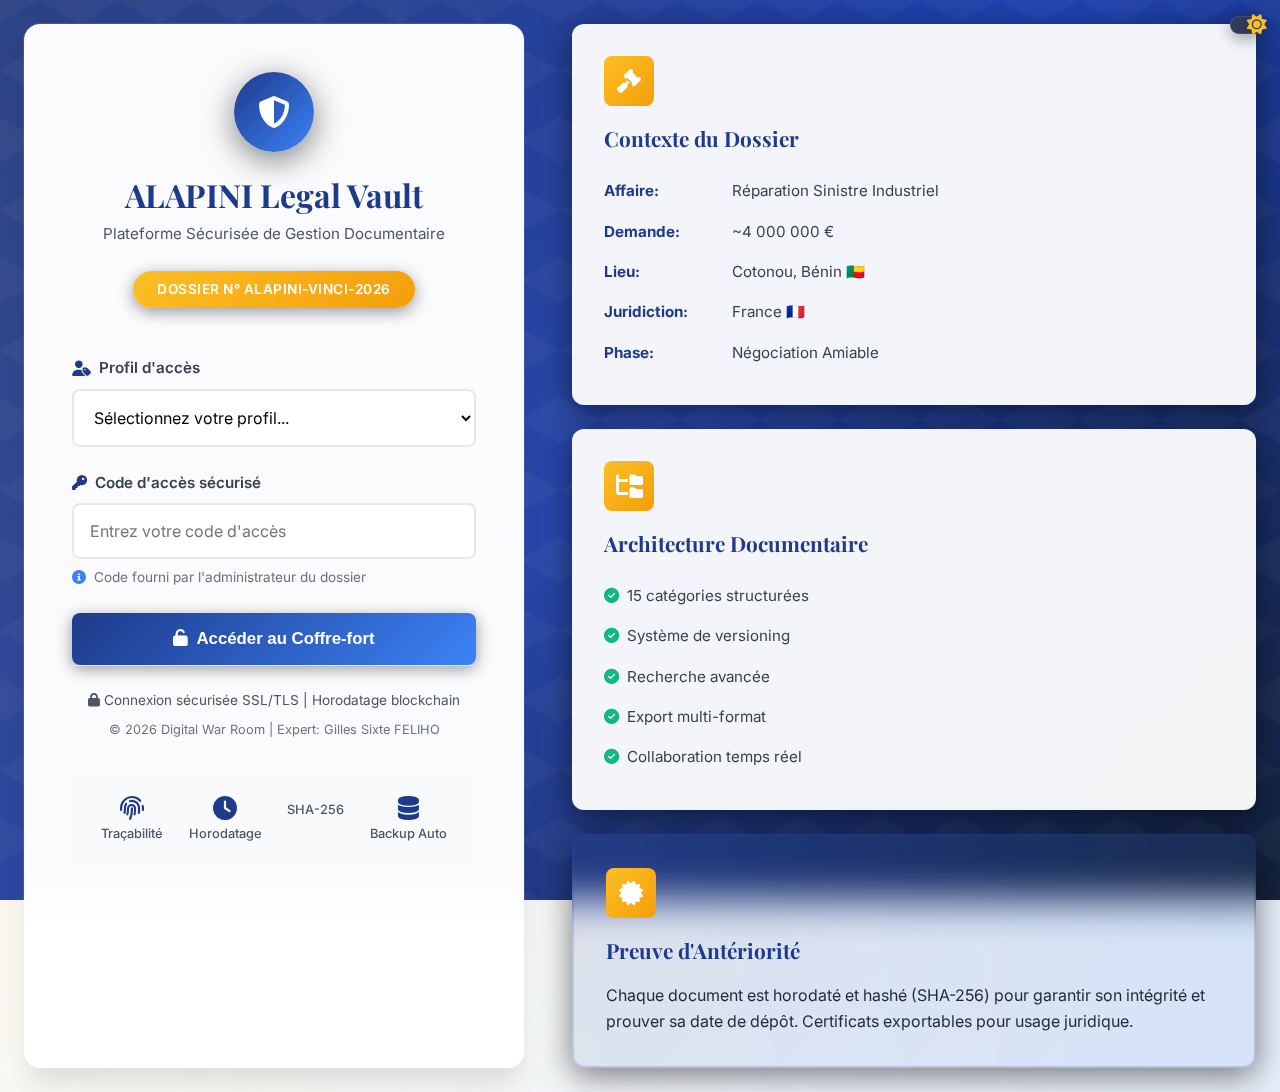
<file: index.html>
<!DOCTYPE html>
<html lang="fr">
<head>
    <meta charset="UTF-8">
    <meta name="viewport" content="width=device-width, initial-scale=1.0">
    <meta name="description" content="ALAPINI Legal Digital Vault - Plateforme sécurisée de gestion documentaire juridique">
    <title>ALAPINI Legal Digital Vault | Authentification</title>
    
    <!-- Fonts -->
    <link rel="preconnect" href="https://fonts.googleapis.com">
    <link rel="preconnect" href="https://fonts.gstatic.com" crossorigin>
    <link href="https://fonts.googleapis.com/css2?family=Inter:wght@300;400;500;600;700;800&family=Playfair+Display:wght@600;700;800&display=swap" rel="stylesheet">
    
    <!-- Font Awesome -->
    <link rel="stylesheet" href="https://cdn.jsdelivr.net/npm/@fortawesome/fontawesome-free@6.5.1/css/all.min.css">
    
    <!-- Custom CSS -->
    <link rel="stylesheet" href="css/style.css">
    <link rel="stylesheet" href="css/theme-dark.css">
</head>
<body class="auth-page">
    <!-- Animated Background -->
    <div class="auth-background">
        <div class="geometric-pattern"></div>
    </div>

    <!-- Authentication Container -->
    <div class="auth-container">
        <div class="auth-box">
            <!-- Logo & Header -->
            <div class="auth-header">
                <div class="logo-container">
                    <i class="fas fa-shield-halved"></i>
                </div>
                <h1>ALAPINI Legal Vault</h1>
                <p class="subtitle">Plateforme Sécurisée de Gestion Documentaire</p>
                <div class="case-reference">
                    <span class="badge">DOSSIER N° ALAPINI-VINCI-2026</span>
                </div>
            </div>

            <!-- Login Form -->
            <form id="loginForm" class="auth-form">
                <div class="form-group">
                    <label for="userRole">
                        <i class="fas fa-user-tag"></i>
                        Profil d'accès
                    </label>
                    <select id="userRole" required>
                        <option value="">Sélectionnez votre profil...</option>
                        <option value="expert">🎯 Expert en Négociation</option>
                        <option value="cliente">👩‍💼 Cliente (Mme ALAPINI)</option>
                        <option value="avocat">⚖️ Avocat Conseil</option>
                        <option value="consultant">📊 Consultant / Expert</option>
                        <option value="vinci">🏢 Partie Adverse (VINCI)</option>
                        <option value="observateur">👁️ Observateur</option>
                    </select>
                </div>

                <div class="form-group">
                    <label for="accessCode">
                        <i class="fas fa-key"></i>
                        Code d'accès sécurisé
                    </label>
                    <input 
                        type="password" 
                        id="accessCode" 
                        placeholder="Entrez votre code d'accès" 
                        required
                        autocomplete="off"
                    >
                    <div class="password-hint">
                        <i class="fas fa-info-circle"></i>
                        Code fourni par l'administrateur du dossier
                    </div>
                </div>

                <button type="submit" class="btn-primary">
                    <i class="fas fa-unlock"></i>
                    Accéder au Coffre-fort
                </button>

                <div class="auth-footer">
                    <p>
                        <i class="fas fa-lock"></i>
                        Connexion sécurisée SSL/TLS | Horodatage blockchain
                    </p>
                    <p class="copyright">
                        © 2026 Digital War Room | Expert: Gilles Sixte FELIHO
                    </p>
                </div>
            </form>

            <!-- Security Features -->
            <div class="security-badges">
                <div class="badge-item">
                    <i class="fas fa-fingerprint"></i>
                    <span>Traçabilité</span>
                </div>
                <div class="badge-item">
                    <i class="fas fa-clock"></i>
                    <span>Horodatage</span>
                </div>
                <div class="badge-item">
                    <i class="fas fa-shield-check"></i>
                    <span>SHA-256</span>
                </div>
                <div class="badge-item">
                    <i class="fas fa-database"></i>
                    <span>Backup Auto</span>
                </div>
            </div>
        </div>

        <!-- Info Panel -->
        <div class="info-panel">
            <div class="info-card">
                <div class="info-icon">
                    <i class="fas fa-gavel"></i>
                </div>
                <h3>Contexte du Dossier</h3>
                <ul>
                    <li><strong>Affaire:</strong> Réparation Sinistre Industriel</li>
                    <li><strong>Demande:</strong> ~4 000 000 €</li>
                    <li><strong>Lieu:</strong> Cotonou, Bénin 🇧🇯</li>
                    <li><strong>Juridiction:</strong> France 🇫🇷</li>
                    <li><strong>Phase:</strong> Négociation Amiable</li>
                </ul>
            </div>

            <div class="info-card">
                <div class="info-icon">
                    <i class="fas fa-folder-tree"></i>
                </div>
                <h3>Architecture Documentaire</h3>
                <ul>
                    <li><i class="fas fa-check-circle"></i> 15 catégories structurées</li>
                    <li><i class="fas fa-check-circle"></i> Système de versioning</li>
                    <li><i class="fas fa-check-circle"></i> Recherche avancée</li>
                    <li><i class="fas fa-check-circle"></i> Export multi-format</li>
                    <li><i class="fas fa-check-circle"></i> Collaboration temps réel</li>
                </ul>
            </div>

            <div class="info-card highlight">
                <div class="info-icon">
                    <i class="fas fa-certificate"></i>
                </div>
                <h3>Preuve d'Antériorité</h3>
                <p>Chaque document est horodaté et hashé (SHA-256) pour garantir son intégrité et prouver sa date de dépôt. Certificats exportables pour usage juridique.</p>
            </div>
        </div>
    </div>

    <!-- JavaScript -->
    <script src="js/theme-toggle.js"></script>
    <script src="js/auth.js"></script>
</body>
</html>
</file>
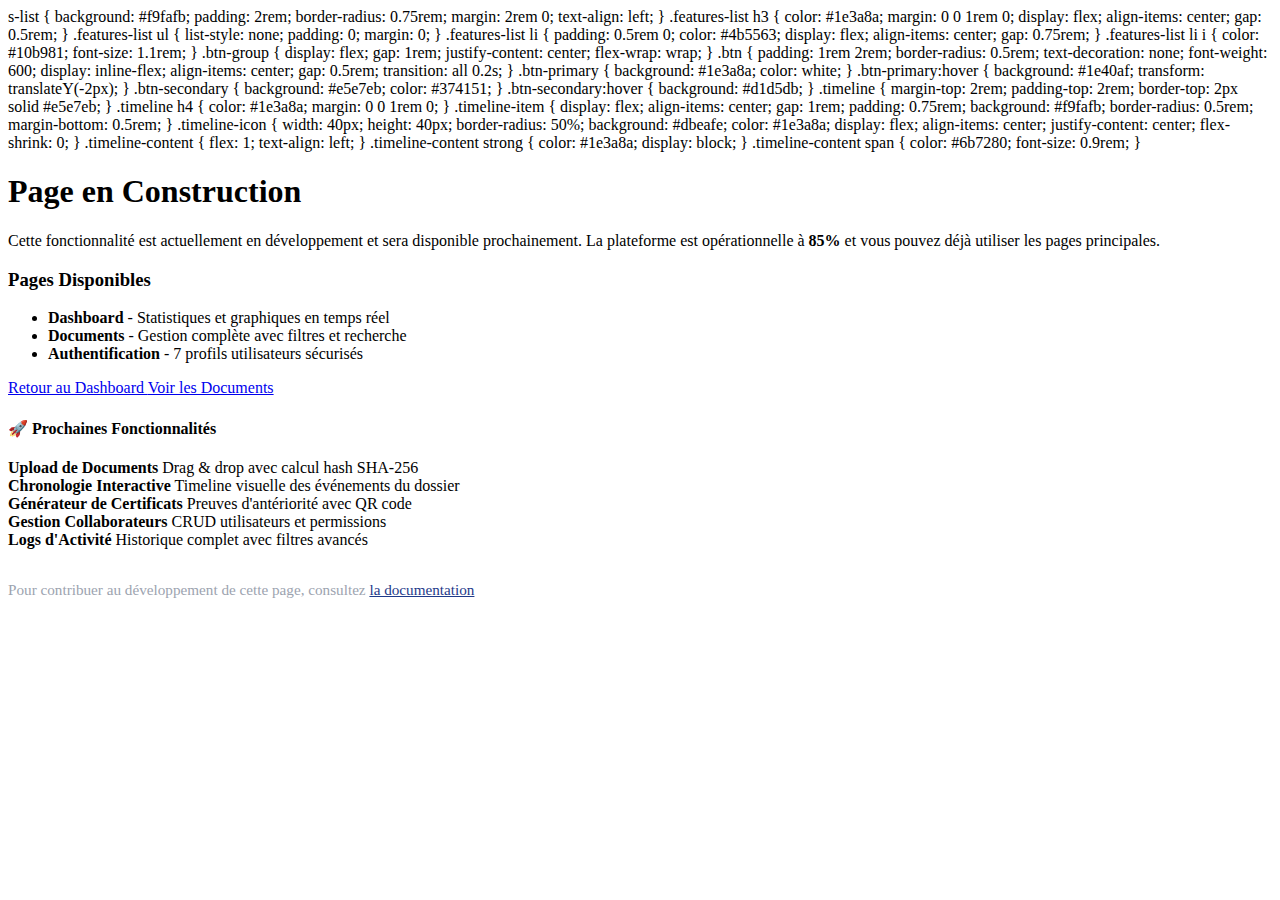
<file: upload.html>
s-list {
            background: #f9fafb;
            padding: 2rem;
            border-radius: 0.75rem;
            margin: 2rem 0;
            text-align: left;
        }
        
        .features-list h3 {
            color: #1e3a8a;
            margin: 0 0 1rem 0;
            display: flex;
            align-items: center;
            gap: 0.5rem;
        }
        
        .features-list ul {
            list-style: none;
            padding: 0;
            margin: 0;
        }
        
        .features-list li {
            padding: 0.5rem 0;
            color: #4b5563;
            display: flex;
            align-items: center;
            gap: 0.75rem;
        }
        
        .features-list li i {
            color: #10b981;
            font-size: 1.1rem;
        }
        
        .btn-group {
            display: flex;
            gap: 1rem;
            justify-content: center;
            flex-wrap: wrap;
        }
        
        .btn {
            padding: 1rem 2rem;
            border-radius: 0.5rem;
            text-decoration: none;
            font-weight: 600;
            display: inline-flex;
            align-items: center;
            gap: 0.5rem;
            transition: all 0.2s;
        }
        
        .btn-primary {
            background: #1e3a8a;
            color: white;
        }
        
        .btn-primary:hover {
            background: #1e40af;
            transform: translateY(-2px);
        }
        
        .btn-secondary {
            background: #e5e7eb;
            color: #374151;
        }
        
        .btn-secondary:hover {
            background: #d1d5db;
        }
        
        .timeline {
            margin-top: 2rem;
            padding-top: 2rem;
            border-top: 2px solid #e5e7eb;
        }
        
        .timeline h4 {
            color: #1e3a8a;
            margin: 0 0 1rem 0;
        }
        
        .timeline-item {
            display: flex;
            align-items: center;
            gap: 1rem;
            padding: 0.75rem;
            background: #f9fafb;
            border-radius: 0.5rem;
            margin-bottom: 0.5rem;
        }
        
        .timeline-icon {
            width: 40px;
            height: 40px;
            border-radius: 50%;
            background: #dbeafe;
            color: #1e3a8a;
            display: flex;
            align-items: center;
            justify-content: center;
            flex-shrink: 0;
        }
        
        .timeline-content {
            flex: 1;
            text-align: left;
        }
        
        .timeline-content strong {
            color: #1e3a8a;
            display: block;
        }
        
        .timeline-content span {
            color: #6b7280;
            font-size: 0.9rem;
        }
    </style>
</head>
<body>
    <div class="construction-container">
        <div class="construction-box">
            <div class="construction-icon">
                <i class="fas fa-hard-hat"></i>
            </div>
            
            <h1>Page en Construction</h1>
            
            <p>
                Cette fonctionnalité est actuellement en développement et sera disponible prochainement. 
                La plateforme est opérationnelle à <strong>85%</strong> et vous pouvez déjà utiliser les pages principales.
            </p>
            
            <div class="features-list">
                <h3><i class="fas fa-check-circle"></i> Pages Disponibles</h3>
                <ul>
                    <li>
                        <i class="fas fa-check"></i>
                        <strong>Dashboard</strong> - Statistiques et graphiques en temps réel
                    </li>
                    <li>
                        <i class="fas fa-check"></i>
                        <strong>Documents</strong> - Gestion complète avec filtres et recherche
                    </li>
                    <li>
                        <i class="fas fa-check"></i>
                        <strong>Authentification</strong> - 7 profils utilisateurs sécurisés
                    </li>
                </ul>
            </div>
            
            <div class="btn-group">
                <a href="dashboard.html" class="btn btn-primary">
                    <i class="fas fa-home"></i>
                    Retour au Dashboard
                </a>
                <a href="documents.html" class="btn btn-secondary">
                    <i class="fas fa-folder"></i>
                    Voir les Documents
                </a>
            </div>
            
            <div class="timeline">
                <h4>🚀 Prochaines Fonctionnalités</h4>
                
                <div class="timeline-item">
                    <div class="timeline-icon">
                        <i class="fas fa-upload"></i>
                    </div>
                    <div class="timeline-content">
                        <strong>Upload de Documents</strong>
                        <span>Drag & drop avec calcul hash SHA-256</span>
                    </div>
                </div>
                
                <div class="timeline-item">
                    <div class="timeline-icon">
                        <i class="fas fa-timeline"></i>
                    </div>
                    <div class="timeline-content">
                        <strong>Chronologie Interactive</strong>
                        <span>Timeline visuelle des événements du dossier</span>
                    </div>
                </div>
                
                <div class="timeline-item">
                    <div class="timeline-icon">
                        <i class="fas fa-certificate"></i>
                    </div>
                    <div class="timeline-content">
                        <strong>Générateur de Certificats</strong>
                        <span>Preuves d'antériorité avec QR code</span>
                    </div>
                </div>
                
                <div class="timeline-item">
                    <div class="timeline-icon">
                        <i class="fas fa-users"></i>
                    </div>
                    <div class="timeline-content">
                        <strong>Gestion Collaborateurs</strong>
                        <span>CRUD utilisateurs et permissions</span>
                    </div>
                </div>
                
                <div class="timeline-item">
                    <div class="timeline-icon">
                        <i class="fas fa-list"></i>
                    </div>
                    <div class="timeline-content">
                        <strong>Logs d'Activité</strong>
                        <span>Historique complet avec filtres avancés</span>
                    </div>
                </div>
            </div>
            
            <p style="margin-top: 2rem; font-size: 0.95rem; color: #9ca3af;">
                <i class="fas fa-info-circle"></i>
                Pour contribuer au développement de cette page, consultez 
                <a href="README.md" style="color: #1e3a8a; text-decoration: underline;">la documentation</a>
            </p>
        </div>
    </div>
</body>
</html>
</file>
<file: css/style.css>
/* ============================================
   ALAPINI LEGAL DIGITAL VAULT - STYLESHEET
   Système de Design Professionnel Juridique
   ============================================ */

:root {
    /* Palette Juridique */
    --primary-blue: #1e3a8a;
    --primary-blue-light: #3b82f6;
    --primary-blue-dark: #1e40af;
    --accent-gold: #d97706;
    --accent-gold-light: #f59e0b;
    
    /* Nuances de gris */
    --gray-50: #f9fafb;
    --gray-100: #f3f4f6;
    --gray-200: #e5e7eb;
    --gray-300: #d1d5db;
    --gray-400: #9ca3af;
    --gray-500: #6b7280;
    --gray-600: #4b5563;
    --gray-700: #374151;
    --gray-800: #1f2937;
    --gray-900: #111827;
    
    /* Couleurs sémantiques */
    --success: #10b981;
    --warning: #f59e0b;
    --danger: #ef4444;
    --info: #3b82f6;
    
    /* Typographie */
    --font-primary: 'Inter', -apple-system, BlinkMacSystemFont, 'Segoe UI', sans-serif;
    --font-display: 'Playfair Display', Georgia, serif;
    
    /* Espacements */
    --spacing-xs: 0.25rem;
    --spacing-sm: 0.5rem;
    --spacing-md: 1rem;
    --spacing-lg: 1.5rem;
    --spacing-xl: 2rem;
    --spacing-2xl: 3rem;
    
    /* Ombres */
    --shadow-sm: 0 1px 2px 0 rgba(0, 0, 0, 0.05);
    --shadow-md: 0 4px 6px -1px rgba(0, 0, 0, 0.1);
    --shadow-lg: 0 10px 15px -3px rgba(0, 0, 0, 0.1);
    --shadow-xl: 0 20px 25px -5px rgba(0, 0, 0, 0.1);
    
    /* Bordures */
    --radius-sm: 0.375rem;
    --radius-md: 0.5rem;
    --radius-lg: 0.75rem;
    --radius-xl: 1rem;
    
    /* Transitions */
    --transition-fast: 150ms ease-in-out;
    --transition-base: 300ms ease-in-out;
    --transition-slow: 500ms ease-in-out;
}

/* ============================================
   RESET & BASE
   ============================================ */

* {
    margin: 0;
    padding: 0;
    box-sizing: border-box;
}

html {
    font-size: 16px;
    scroll-behavior: smooth;
}

body {
    font-family: var(--font-primary);
    line-height: 1.6;
    color: var(--gray-800);
    background-color: var(--gray-50);
    min-height: 100vh;
    overflow-x: hidden;
}

/* ============================================
   PAGE AUTHENTIFICATION
   ============================================ */

.login-page, .auth-page {
    min-height: 100vh;
    display: flex;
    align-items: center;
    justify-content: center;
    padding: var(--spacing-lg);
    position: relative;
    overflow: hidden;
}

/* Background animé */
.login-background, .auth-background {
    position: fixed;
    top: 0;
    left: 0;
    width: 100%;
    height: 100%;
    z-index: 0;
    background: linear-gradient(135deg, 
        var(--primary-blue) 0%, 
        var(--primary-blue-dark) 50%, 
        var(--gray-900) 100%);
}

.login-background::before, .auth-background::before {
    content: '';
    position: absolute;
    top: -50%;
    left: -50%;
    width: 200%;
    height: 200%;
    background: 
        radial-gradient(circle at 20% 50%, rgba(251, 191, 36, 0.1) 0%, transparent 50%),
        radial-gradient(circle at 80% 80%, rgba(59, 130, 246, 0.1) 0%, transparent 50%);
    animation: backgroundShift 20s ease-in-out infinite;
}

@keyframes backgroundShift {
    0%, 100% { transform: translate(0, 0) rotate(0deg); }
    50% { transform: translate(-5%, -5%) rotate(5deg); }
}

.geometric-pattern {
    position: absolute;
    width: 100%;
    height: 100%;
    background-image: 
        linear-gradient(30deg, rgba(255,255,255,0.03) 12%, transparent 12.5%, transparent 87%, rgba(255,255,255,0.03) 87.5%, rgba(255,255,255,0.03)),
        linear-gradient(150deg, rgba(255,255,255,0.03) 12%, transparent 12.5%, transparent 87%, rgba(255,255,255,0.03) 87.5%, rgba(255,255,255,0.03)),
        linear-gradient(30deg, rgba(255,255,255,0.03) 12%, transparent 12.5%, transparent 87%, rgba(255,255,255,0.03) 87.5%, rgba(255,255,255,0.03)),
        linear-gradient(150deg, rgba(255,255,255,0.03) 12%, transparent 12.5%, transparent 87%, rgba(255,255,255,0.03) 87.5%, rgba(255,255,255,0.03));
    background-size: 80px 140px;
    background-position: 0 0, 0 0, 40px 70px, 40px 70px;
}

/* Container principal */
.login-container, .auth-container {
    position: relative;
    z-index: 1;
    display: grid;
    grid-template-columns: 1fr;
    gap: var(--spacing-2xl);
    max-width: 1400px;
    width: 100%;
    margin: 0 auto;
}

@media (min-width: 1024px) {
    .login-container, .auth-container {
        grid-template-columns: 500px 1fr;
    }
}

/* Card de connexion */
.login-card, .auth-box {
    background: rgba(255, 255, 255, 0.98);
    backdrop-filter: blur(20px);
    border-radius: var(--radius-xl);
    padding: var(--spacing-2xl);
    box-shadow: var(--shadow-xl), 0 0 0 1px rgba(255, 255, 255, 0.1);
    animation: slideInUp 0.6s ease-out;
}

@keyframes slideInUp {
    from {
        opacity: 0;
        transform: translateY(30px);
    }
    to {
        opacity: 1;
        transform: translateY(0);
    }
}

/* Header de connexion */
.login-header, .auth-header {
    text-align: center;
    margin-bottom: var(--spacing-2xl);
}

.logo-circle, .logo-container {
    width: 80px;
    height: 80px;
    margin: 0 auto var(--spacing-lg);
    background: linear-gradient(135deg, var(--primary-blue), var(--primary-blue-light));
    border-radius: 50%;
    display: flex;
    align-items: center;
    justify-content: center;
    box-shadow: var(--shadow-lg);
    animation: pulse 2s ease-in-out infinite;
}

@keyframes pulse {
    0%, 100% { transform: scale(1); box-shadow: 0 0 0 0 rgba(30, 58, 138, 0.4); }
    50% { transform: scale(1.05); box-shadow: 0 0 0 10px rgba(30, 58, 138, 0); }
}

.logo-circle i, .logo-container i {
    font-size: 2rem;
    color: white;
}

.login-title, .auth-header h1 {
    font-family: var(--font-display);
    font-size: 2rem;
    font-weight: 700;
    color: var(--primary-blue);
    margin-bottom: var(--spacing-sm);
    line-height: 1.2;
}

.login-subtitle, .auth-header .subtitle {
    font-size: 0.95rem;
    color: var(--gray-600);
    margin-bottom: var(--spacing-lg);
}

.case-reference {
    margin-top: var(--spacing-md);
}

.case-badge, .badge {
    display: inline-block;
    padding: var(--spacing-sm) var(--spacing-lg);
    background: linear-gradient(135deg, var(--accent-gold), var(--accent-gold-light));
    color: white;
    font-size: 0.85rem;
    font-weight: 600;
    border-radius: 50px;
    letter-spacing: 0.5px;
    box-shadow: var(--shadow-md);
}

/* Formulaire */
.login-form, .auth-form {
    margin-bottom: var(--spacing-xl);
}

.form-group {
    margin-bottom: var(--spacing-lg);
}

.form-group label {
    display: flex;
    align-items: center;
    gap: var(--spacing-sm);
    font-size: 0.95rem;
    font-weight: 600;
    color: var(--gray-700);
    margin-bottom: var(--spacing-sm);
}

.form-group label i {
    color: var(--primary-blue);
}

.form-group select,
.form-group input {
    width: 100%;
    padding: var(--spacing-md);
    font-size: 1rem;
    border: 2px solid var(--gray-200);
    border-radius: var(--radius-md);
    transition: all var(--transition-base);
    font-family: var(--font-primary);
}

.form-group select:focus,
.form-group input:focus {
    outline: none;
    border-color: var(--primary-blue);
    box-shadow: 0 0 0 3px rgba(30, 58, 138, 0.1);
}

.form-group select {
    cursor: pointer;
    background-color: white;
}

.password-hint {
    display: flex;
    align-items: center;
    gap: var(--spacing-sm);
    margin-top: var(--spacing-sm);
    font-size: 0.85rem;
    color: var(--gray-500);
}

.password-hint i {
    color: var(--info);
}

/* Boutons */
.btn-login, .btn-primary {
    width: 100%;
    padding: var(--spacing-md) var(--spacing-xl);
    font-size: 1.05rem;
    font-weight: 600;
    color: white;
    background: linear-gradient(135deg, var(--primary-blue), var(--primary-blue-light));
    border: none;
    border-radius: var(--radius-md);
    cursor: pointer;
    transition: all var(--transition-base);
    display: flex;
    align-items: center;
    justify-content: center;
    gap: var(--spacing-sm);
    box-shadow: var(--shadow-md);
}

.btn-login:hover, .btn-primary:hover {
    transform: translateY(-2px);
    box-shadow: var(--shadow-lg);
    background: linear-gradient(135deg, var(--primary-blue-dark), var(--primary-blue));
}

.btn-login:active, .btn-primary:active {
    transform: translateY(0);
}

/* Sécurité badges */
.security-info, .security-badges {
    display: flex;
    justify-content: space-around;
    gap: var(--spacing-md);
    padding: var(--spacing-lg);
    background: var(--gray-50);
    border-radius: var(--radius-md);
    margin-bottom: var(--spacing-lg);
}

.security-item, .badge-item {
    display: flex;
    flex-direction: column;
    align-items: center;
    gap: var(--spacing-xs);
    text-align: center;
}

.security-item i, .badge-item i {
    font-size: 1.5rem;
    color: var(--primary-blue);
}

.security-item span, .badge-item span {
    font-size: 0.8rem;
    color: var(--gray-600);
    font-weight: 500;
}

/* Footer */
.login-footer, .auth-footer {
    text-align: center;
    padding-top: var(--spacing-lg);
    border-top: 1px solid var(--gray-200);
}

.login-footer p, .auth-footer p {
    font-size: 0.85rem;
    color: var(--gray-600);
    margin-bottom: var(--spacing-sm);
}

.copyright {
    font-size: 0.8rem !important;
    color: var(--gray-500) !important;
}

.confidential-notice {
    display: flex;
    align-items: center;
    justify-content: center;
    gap: var(--spacing-sm);
    font-weight: 600;
    color: var(--danger) !important;
}

/* Panel d'informations */
.info-panel {
    display: flex;
    flex-direction: column;
    gap: var(--spacing-lg);
}

.info-card {
    background: rgba(255, 255, 255, 0.95);
    backdrop-filter: blur(20px);
    border-radius: var(--radius-lg);
    padding: var(--spacing-xl);
    box-shadow: var(--shadow-lg);
    animation: slideInRight 0.6s ease-out;
}

@keyframes slideInRight {
    from {
        opacity: 0;
        transform: translateX(30px);
    }
    to {
        opacity: 1;
        transform: translateX(0);
    }
}

.info-card.highlight {
    background: linear-gradient(135deg, rgba(30, 58, 138, 0.1), rgba(59, 130, 246, 0.1));
    border: 2px solid rgba(30, 58, 138, 0.2);
}

.info-card h3 {
    font-family: var(--font-display);
    font-size: 1.3rem;
    color: var(--primary-blue);
    margin-bottom: var(--spacing-md);
    display: flex;
    align-items: center;
    gap: var(--spacing-sm);
}

.info-icon {
    width: 50px;
    height: 50px;
    background: linear-gradient(135deg, var(--accent-gold), var(--accent-gold-light));
    border-radius: var(--radius-md);
    display: flex;
    align-items: center;
    justify-content: center;
    margin-bottom: var(--spacing-md);
}

.info-icon i {
    font-size: 1.5rem;
    color: white;
}

.info-card ul {
    list-style: none;
    padding: 0;
}

.info-card ul li {
    padding: var(--spacing-sm) 0;
    color: var(--gray-700);
    display: flex;
    align-items: flex-start;
    gap: var(--spacing-sm);
    font-size: 0.95rem;
}

.info-card ul li i {
    color: var(--success);
    margin-top: 4px;
}

.info-card ul li strong {
    color: var(--primary-blue);
    min-width: 120px;
}

.info-item {
    margin-bottom: var(--spacing-md);
}

.info-item strong {
    display: block;
    color: var(--primary-blue);
    font-weight: 600;
    margin-bottom: var(--spacing-xs);
}

.info-item p {
    color: var(--gray-700);
    font-size: 0.95rem;
}

.amount-highlight {
    font-size: 1.4rem !important;
    font-weight: 700 !important;
    color: var(--accent-gold) !important;
    font-family: var(--font-display);
}

.features-list {
    display: flex;
    flex-direction: column;
    gap: var(--spacing-sm);
}

/* ============================================
   RESPONSIVE
   ============================================ */

@media (max-width: 768px) {
    .login-container, .auth-container {
        padding: var(--spacing-md);
    }
    
    .login-card, .auth-box {
        padding: var(--spacing-lg);
    }
    
    .login-title, .auth-header h1 {
        font-size: 1.5rem;
    }
    
    .info-panel {
        display: none;
    }
    
    .security-info, .security-badges {
        flex-wrap: wrap;
    }
}

@media (max-width: 480px) {
    html {
        font-size: 14px;
    }
    
    .logo-circle, .logo-container {
        width: 60px;
        height: 60px;
    }
    
    .logo-circle i, .logo-container i {
        font-size: 1.5rem;
    }
}
</file>
<file: css/theme-dark.css>
/* ============================================
   ALAPINI LEGAL VAULT - DARK MODE THEME
   Design futuriste et professionnel
   ============================================ */

:root {
    /* Couleurs Dark Mode */
    --bg-primary: #0a0e27;
    --bg-secondary: #151932;
    --bg-tertiary: #1a1f3a;
    --bg-card: rgba(21, 25, 50, 0.7);
    --bg-card-hover: rgba(21, 25, 50, 0.9);
    
    /* Accents */
    --accent-cyan: #00d4ff;
    --accent-gold: #fbbf24;
    --accent-success: #10b981;
    --accent-danger: #ef4444;
    --accent-warning: #f59e0b;
    --accent-info: #3b82f6;
    
    /* Texte */
    --text-primary: #ffffff;
    --text-secondary: #94a3b8;
    --text-muted: #64748b;
    
    /* Glassmorphism */
    --glass-bg: rgba(255, 255, 255, 0.05);
    --glass-border: rgba(255, 255, 255, 0.1);
    
    /* Ombres et effets */
    --shadow-sm: 0 2px 8px rgba(0, 0, 0, 0.3);
    --shadow-md: 0 4px 16px rgba(0, 0, 0, 0.4);
    --shadow-lg: 0 8px 32px rgba(0, 0, 0, 0.5);
    --glow-cyan: 0 0 20px rgba(0, 212, 255, 0.3);
    --glow-gold: 0 0 20px rgba(251, 191, 36, 0.3);
    
    /* Transitions */
    --transition-smooth: all 0.3s cubic-bezier(0.4, 0, 0.2, 1);
    --transition-bounce: all 0.4s cubic-bezier(0.68, -0.55, 0.265, 1.55);
}

/* ============================================
   BODY & BACKGROUND
   ============================================ */

body.dark-mode {
    background: linear-gradient(135deg, var(--bg-primary) 0%, var(--bg-secondary) 100%);
    color: var(--text-primary);
    position: relative;
    overflow-x: hidden;
}

/* Particules animées en arrière-plan */
body.dark-mode::before {
    content: '';
    position: fixed;
    top: 0;
    left: 0;
    width: 100%;
    height: 100%;
    background-image: 
        radial-gradient(circle at 20% 30%, rgba(0, 212, 255, 0.1) 0%, transparent 50%),
        radial-gradient(circle at 80% 70%, rgba(251, 191, 36, 0.1) 0%, transparent 50%);
    pointer-events: none;
    z-index: 0;
    animation: bgPulse 15s ease-in-out infinite;
}

@keyframes bgPulse {
    0%, 100% { opacity: 0.3; }
    50% { opacity: 0.6; }
}

/* ============================================
   CARTES GLASSMORPHISM
   ============================================ */

.dark-mode .card,
.dark-mode .stat-card,
.dark-mode .category-card,
.dark-mode .document-card {
    background: var(--bg-card);
    backdrop-filter: blur(20px);
    -webkit-backdrop-filter: blur(20px);
    border: 1px solid var(--glass-border);
    border-radius: 1rem;
    box-shadow: var(--shadow-md);
    transition: var(--transition-smooth);
}

.dark-mode .card:hover,
.dark-mode .stat-card:hover,
.dark-mode .category-card:hover {
    background: var(--bg-card-hover);
    transform: translateY(-4px);
    box-shadow: var(--shadow-lg);
}

/* ============================================
   CARTES STATISTIQUES
   ============================================ */

.dark-mode .stat-card {
    padding: 1.5rem;
    text-align: center;
    position: relative;
    overflow: hidden;
}

.dark-mode .stat-card::before {
    content: '';
    position: absolute;
    top: 0;
    left: 0;
    width: 100%;
    height: 3px;
    background: linear-gradient(90deg, var(--accent-cyan), var(--accent-gold));
    opacity: 0;
    transition: var(--transition-smooth);
}

.dark-mode .stat-card:hover::before {
    opacity: 1;
}

.dark-mode .stat-value {
    font-size: 2.5rem;
    font-weight: 700;
    background: linear-gradient(135deg, var(--accent-cyan), var(--accent-gold));
    -webkit-background-clip: text;
    -webkit-text-fill-color: transparent;
    background-clip: text;
    margin: 0.5rem 0;
    animation: valueGlow 2s ease-in-out infinite;
}

@keyframes valueGlow {
    0%, 100% { filter: brightness(1); }
    50% { filter: brightness(1.3); }
}

.dark-mode .stat-label {
    color: var(--text-secondary);
    font-size: 0.875rem;
    text-transform: uppercase;
    letter-spacing: 0.1em;
    font-weight: 500;
}

.dark-mode .stat-icon {
    font-size: 2rem;
    margin-bottom: 0.5rem;
    filter: drop-shadow(var(--glow-cyan));
}

/* Icônes colorées selon le type */
.dark-mode .stat-card.total .stat-icon { color: var(--accent-cyan); }
.dark-mode .stat-card.validated .stat-icon { color: var(--accent-success); }
.dark-mode .stat-card.pending .stat-icon { color: var(--accent-warning); }
.dark-mode .stat-card.categories .stat-icon { color: var(--accent-gold); }

/* ============================================
   BOUTONS
   ============================================ */

.dark-mode .btn,
.dark-mode button[type="submit"] {
    background: linear-gradient(135deg, var(--accent-cyan), var(--accent-gold));
    color: var(--bg-primary);
    border: none;
    padding: 0.875rem 2rem;
    border-radius: 0.75rem;
    font-weight: 600;
    font-size: 1rem;
    cursor: pointer;
    transition: var(--transition-smooth);
    position: relative;
    overflow: hidden;
    box-shadow: var(--glow-cyan);
}

.dark-mode .btn::before {
    content: '';
    position: absolute;
    top: 50%;
    left: 50%;
    width: 0;
    height: 0;
    border-radius: 50%;
    background: rgba(255, 255, 255, 0.3);
    transform: translate(-50%, -50%);
    transition: width 0.6s, height 0.6s;
}

.dark-mode .btn:hover::before {
    width: 300px;
    height: 300px;
}

.dark-mode .btn:hover {
    transform: translateY(-2px);
    box-shadow: 0 0 30px rgba(0, 212, 255, 0.5);
}

.dark-mode .btn:active {
    transform: translateY(0);
}

/* Boutons secondaires */
.dark-mode .btn-secondary {
    background: var(--bg-tertiary);
    color: var(--text-primary);
    border: 1px solid var(--glass-border);
    box-shadow: none;
}

.dark-mode .btn-secondary:hover {
    background: var(--bg-card-hover);
    box-shadow: var(--shadow-md);
}

/* ============================================
   INPUTS & FORMS
   ============================================ */

.dark-mode input[type="text"],
.dark-mode input[type="password"],
.dark-mode input[type="email"],
.dark-mode select,
.dark-mode textarea {
    background: var(--bg-tertiary);
    border: 1px solid var(--glass-border);
    color: var(--text-primary);
    padding: 0.875rem 1.25rem;
    border-radius: 0.75rem;
    font-size: 1rem;
    transition: var(--transition-smooth);
    width: 100%;
}

.dark-mode input:focus,
.dark-mode select:focus,
.dark-mode textarea:focus {
    outline: none;
    border-color: var(--accent-cyan);
    box-shadow: 0 0 0 3px rgba(0, 212, 255, 0.2), var(--glow-cyan);
    background: var(--bg-secondary);
}

.dark-mode input::placeholder,
.dark-mode textarea::placeholder {
    color: var(--text-muted);
}

/* ============================================
   NAVIGATION
   ============================================ */

.dark-mode .navbar,
.dark-mode .sidebar {
    background: var(--bg-card);
    backdrop-filter: blur(20px);
    border: 1px solid var(--glass-border);
    box-shadow: var(--shadow-md);
}

.dark-mode .nav-link {
    color: var(--text-secondary);
    padding: 0.75rem 1.25rem;
    border-radius: 0.5rem;
    transition: var(--transition-smooth);
    display: flex;
    align-items: center;
    gap: 0.75rem;
}

.dark-mode .nav-link:hover {
    color: var(--accent-cyan);
    background: rgba(0, 212, 255, 0.1);
}

.dark-mode .nav-link.active {
    color: var(--accent-cyan);
    background: rgba(0, 212, 255, 0.15);
    box-shadow: inset 3px 0 0 var(--accent-cyan);
}

.dark-mode .nav-link i {
    font-size: 1.25rem;
    width: 1.5rem;
    text-align: center;
}

/* ============================================
   BADGES & TAGS
   ============================================ */

.dark-mode .badge {
    padding: 0.375rem 0.75rem;
    border-radius: 9999px;
    font-size: 0.75rem;
    font-weight: 600;
    text-transform: uppercase;
    letter-spacing: 0.05em;
}

.dark-mode .badge.status-draft {
    background: rgba(148, 163, 184, 0.2);
    color: var(--text-secondary);
}

.dark-mode .badge.status-validated {
    background: rgba(16, 185, 129, 0.2);
    color: var(--accent-success);
}

.dark-mode .badge.status-pending {
    background: rgba(245, 158, 11, 0.2);
    color: var(--accent-warning);
}

.dark-mode .badge.status-urgent {
    background: rgba(239, 68, 68, 0.2);
    color: var(--accent-danger);
    animation: badgePulse 2s infinite;
}

@keyframes badgePulse {
    0%, 100% { box-shadow: 0 0 0 0 rgba(239, 68, 68, 0.4); }
    50% { box-shadow: 0 0 0 6px rgba(239, 68, 68, 0); }
}

/* ============================================
   CATÉGORIES DOCUMENTAIRES
   ============================================ */

.dark-mode .category-card {
    padding: 1.25rem;
    cursor: pointer;
    position: relative;
}

.dark-mode .category-card::after {
    content: '';
    position: absolute;
    bottom: 0;
    left: 0;
    width: 100%;
    height: 2px;
    background: linear-gradient(90deg, transparent, var(--accent-cyan), transparent);
    opacity: 0;
    transition: var(--transition-smooth);
}

.dark-mode .category-card:hover::after {
    opacity: 1;
}

.dark-mode .category-icon {
    font-size: 2rem;
    margin-bottom: 0.75rem;
    filter: drop-shadow(0 0 8px currentColor);
}

.dark-mode .category-name {
    color: var(--text-primary);
    font-weight: 600;
    font-size: 0.95rem;
    margin-bottom: 0.25rem;
}

.dark-mode .category-count {
    color: var(--text-muted);
    font-size: 0.875rem;
}

/* ============================================
   GRAPHIQUES
   ============================================ */

.dark-mode .chart-container {
    background: var(--bg-card);
    backdrop-filter: blur(20px);
    border: 1px solid var(--glass-border);
    border-radius: 1rem;
    padding: 1.5rem;
    box-shadow: var(--shadow-md);
}

.dark-mode .chart-title {
    color: var(--text-primary);
    font-size: 1.125rem;
    font-weight: 600;
    margin-bottom: 1rem;
    display: flex;
    align-items: center;
    gap: 0.5rem;
}

.dark-mode .chart-title i {
    color: var(--accent-cyan);
}

/* ============================================
   TOGGLE DARK MODE
   ============================================ */

.theme-toggle {
    position: fixed;
    top: 1rem;
    right: 1rem;
    z-index: 1000;
    background: var(--bg-card);
    backdrop-filter: blur(20px);
    border: 1px solid var(--glass-border);
    border-radius: 9999px;
    padding: 0.5rem 1rem;
    display: flex;
    align-items: center;
    gap: 0.5rem;
    cursor: pointer;
    transition: var(--transition-smooth);
    box-shadow: var(--shadow-md);
}

.theme-toggle:hover {
    transform: scale(1.05);
    box-shadow: var(--shadow-lg);
}

.theme-toggle i {
    font-size: 1.25rem;
    transition: var(--transition-smooth);
}

.theme-toggle.dark-mode i.fa-moon {
    color: var(--accent-gold);
    filter: drop-shadow(var(--glow-gold));
}

.theme-toggle:not(.dark-mode) i.fa-sun {
    color: var(--accent-gold);
}

/* ============================================
   MODALS
   ============================================ */

.dark-mode .modal-overlay {
    background: rgba(10, 14, 39, 0.8);
    backdrop-filter: blur(8px);
}

.dark-mode .modal-content {
    background: var(--bg-secondary);
    border: 1px solid var(--glass-border);
    border-radius: 1rem;
    box-shadow: var(--shadow-lg);
}

.dark-mode .modal-header {
    border-bottom: 1px solid var(--glass-border);
    padding: 1.5rem;
}

.dark-mode .modal-title {
    color: var(--text-primary);
    font-size: 1.25rem;
    font-weight: 600;
}

.dark-mode .modal-close {
    color: var(--text-secondary);
    font-size: 1.5rem;
    cursor: pointer;
    transition: var(--transition-smooth);
}

.dark-mode .modal-close:hover {
    color: var(--accent-danger);
    transform: rotate(90deg);
}

/* ============================================
   TABLES
   ============================================ */

.dark-mode table {
    width: 100%;
    border-collapse: separate;
    border-spacing: 0;
}

.dark-mode thead {
    background: var(--bg-tertiary);
}

.dark-mode th {
    color: var(--text-secondary);
    font-weight: 600;
    text-transform: uppercase;
    font-size: 0.75rem;
    letter-spacing: 0.1em;
    padding: 1rem;
    border-bottom: 1px solid var(--glass-border);
}

.dark-mode tbody tr {
    background: var(--bg-card);
    transition: var(--transition-smooth);
}

.dark-mode tbody tr:hover {
    background: var(--bg-card-hover);
}

.dark-mode td {
    padding: 1rem;
    border-bottom: 1px solid var(--glass-border);
    color: var(--text-primary);
}

/* ============================================
   SCROLLBAR
   ============================================ */

.dark-mode ::-webkit-scrollbar {
    width: 8px;
    height: 8px;
}

.dark-mode ::-webkit-scrollbar-track {
    background: var(--bg-primary);
}

.dark-mode ::-webkit-scrollbar-thumb {
    background: var(--bg-tertiary);
    border-radius: 4px;
    transition: var(--transition-smooth);
}

.dark-mode ::-webkit-scrollbar-thumb:hover {
    background: var(--accent-cyan);
}

/* ============================================
   ANIMATIONS AVANCÉES
   ============================================ */

@keyframes slideInUp {
    from {
        opacity: 0;
        transform: translateY(30px);
    }
    to {
        opacity: 1;
        transform: translateY(0);
    }
}

@keyframes fadeIn {
    from { opacity: 0; }
    to { opacity: 1; }
}

@keyframes scaleIn {
    from {
        opacity: 0;
        transform: scale(0.9);
    }
    to {
        opacity: 1;
        transform: scale(1);
    }
}

.dark-mode .animate-slide-up {
    animation: slideInUp 0.6s ease-out;
}

.dark-mode .animate-fade-in {
    animation: fadeIn 0.4s ease-out;
}

.dark-mode .animate-scale-in {
    animation: scaleIn 0.5s cubic-bezier(0.68, -0.55, 0.265, 1.55);
}

/* Animation par stagger (décalage) pour les listes */
.dark-mode .stagger-item {
    opacity: 0;
    animation: slideInUp 0.6s ease-out forwards;
}

.dark-mode .stagger-item:nth-child(1) { animation-delay: 0.05s; }
.dark-mode .stagger-item:nth-child(2) { animation-delay: 0.1s; }
.dark-mode .stagger-item:nth-child(3) { animation-delay: 0.15s; }
.dark-mode .stagger-item:nth-child(4) { animation-delay: 0.2s; }
.dark-mode .stagger-item:nth-child(5) { animation-delay: 0.25s; }
.dark-mode .stagger-item:nth-child(6) { animation-delay: 0.3s; }

/* ============================================
   RESPONSIVE
   ============================================ */

@media (max-width: 768px) {
    .dark-mode .stat-value {
        font-size: 2rem;
    }
    
    .theme-toggle {
        top: 0.5rem;
        right: 0.5rem;
        padding: 0.375rem 0.75rem;
    }
    
    .dark-mode .card,
    .dark-mode .stat-card {
        padding: 1rem;
    }
}

/* ============================================
   UTILITIES
   ============================================ */

.dark-mode .text-gradient-cyan-gold {
    background: linear-gradient(135deg, var(--accent-cyan), var(--accent-gold));
    -webkit-background-clip: text;
    -webkit-text-fill-color: transparent;
    background-clip: text;
}

.dark-mode .glow-cyan {
    box-shadow: var(--glow-cyan);
}

.dark-mode .glow-gold {
    box-shadow: var(--glow-gold);
}
</file>
